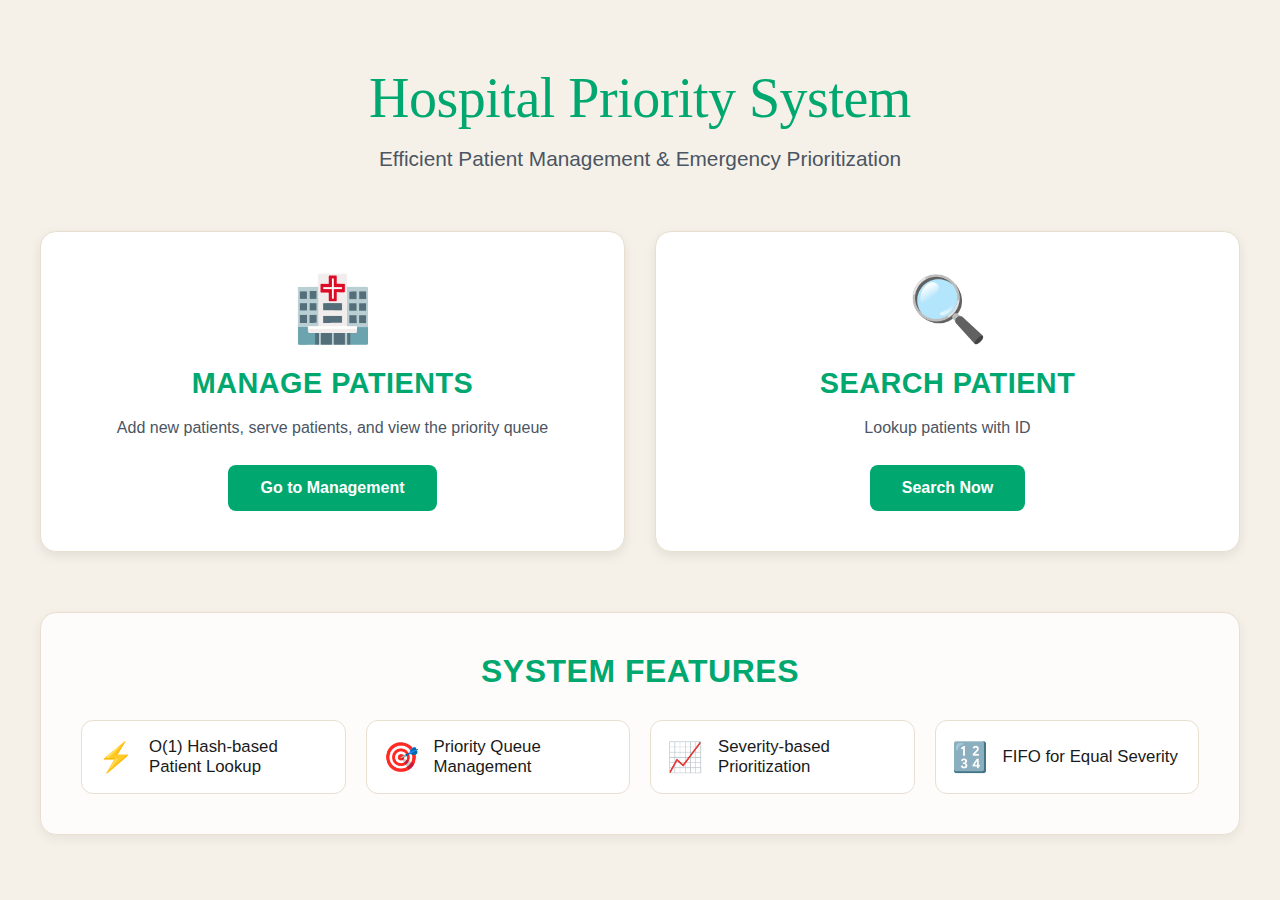
<file: hospital-prioritization/frontend/index.html>
<!DOCTYPE html>
<html lang="en">
<head>
    <meta charset="UTF-8">
    <meta name="viewport" content="width=device-width, initial-scale=1.0">
    <title>Hospital Priority System - Home</title>
    <link rel="stylesheet" href="home-style.css">
</head>
<body>
    <div class="hero-section">
        <div class="container">
            <h1 class="main-title">Hospital Priority System</h1>
            <p class="subtitle">Efficient Patient Management & Emergency Prioritization</p>
            
            <div class="features-grid">
                <div class="feature-card" onclick="window.location.href='manage.html'">
                    <div class="icon">🏥</div>
                    <h2>Manage Patients</h2>
                    <p>Add new patients, serve patients, and view the priority queue</p>
                    <button class="card-button">Go to Management</button>
                </div>
                
                <div class="feature-card" onclick="window.location.href='search.html'">
                    <div class="icon">🔍</div>
                    <h2>Search Patient</h2>
                    <p>Lookup patients with ID</p>
                    <button class="card-button">Search Now</button>
                </div>
            </div>
            
            <div class="info-section">
                <h3>System Features</h3>
                <div class="info-grid">
                    <div class="info-item">
                        <span class="info-icon">⚡</span>
                        <span>O(1) Hash-based Patient Lookup</span>
                    </div>
                    <div class="info-item">
                        <span class="info-icon">🎯</span>
                        <span>Priority Queue Management</span>
                    </div>
                    <div class="info-item">
                        <span class="info-icon">📈</span>
                        <span>Severity-based Prioritization</span>
                    </div>
                    <div class="info-item">
                        <span class="info-icon">🔢</span>
                        <span>FIFO for Equal Severity</span>
                    </div>
                </div>
            </div>
        </div>
    </div>
</body>
</html>
</file>
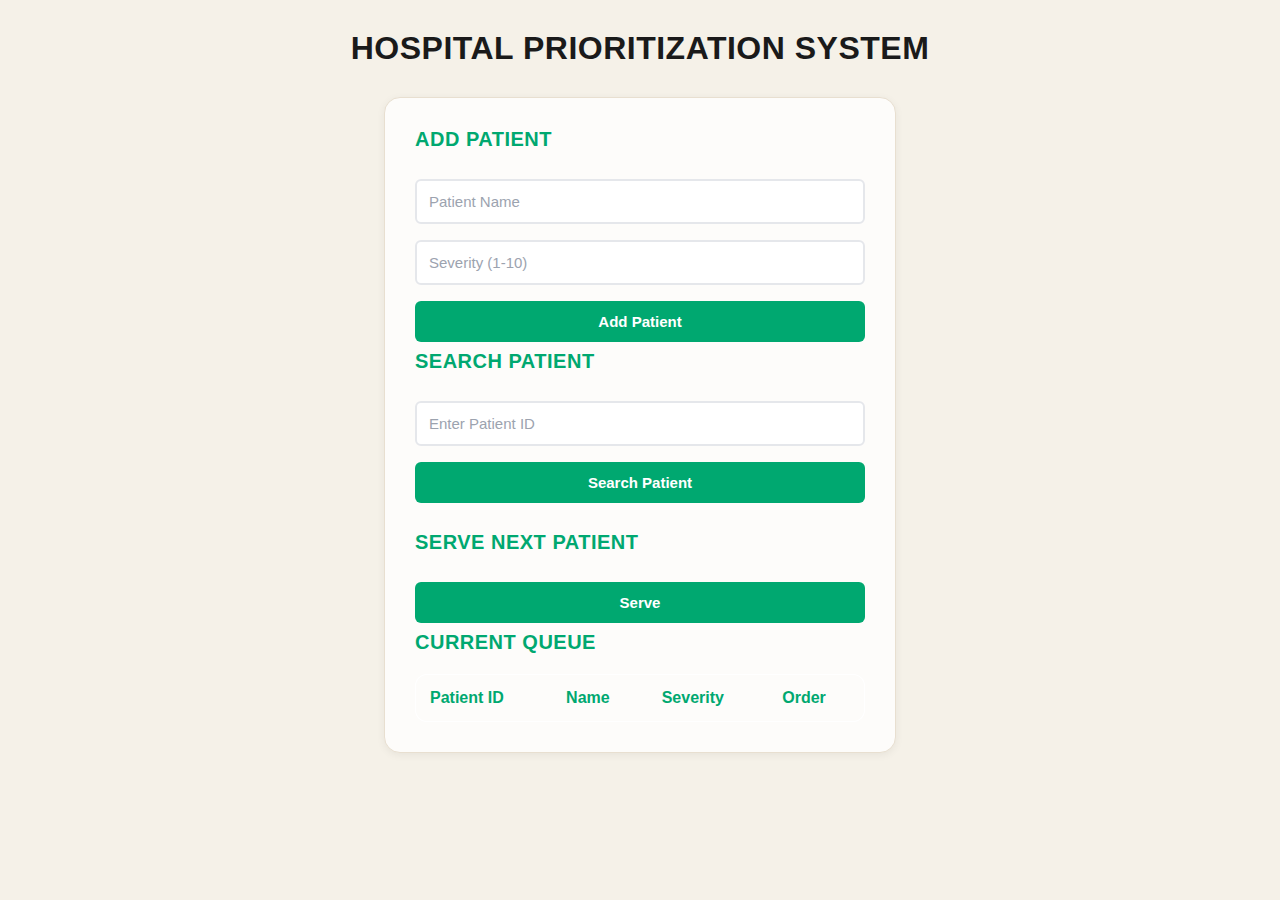
<file: hospital-prioritization/frontend/index-old.html>
<!DOCTYPE html>
<html lang="en">
<head>
    <meta charset="UTF-8">
    <title>Hospital Prioritization System</title>
    <link rel="stylesheet" href="style.css">
</head>
<body>

    <h1>Hospital Prioritization System</h1>

    <div class="container">

        <h2>Add Patient</h2>
        <input id="name" type="text" placeholder="Patient Name">
        <input id="severity" type="number" placeholder="Severity (1-10)">
        <button onclick="addPatient()">Add Patient</button>

        <h2>Search Patient</h2>
        <input id="patientId" type="number" placeholder="Enter Patient ID">
        <button onclick="lookupPatient()">Search Patient</button>
        <div id="lookupResult"></div>

        <h2>Serve Next Patient</h2>
        <button onclick="servePatient()">Serve</button>

        <h2>Current Queue</h2>

        <table id="queueTable">
            <thead>
                <tr>
                    <th>Patient ID</th>
                    <th>Name</th>
                    <th>Severity</th>
                    <th>Order</th>
                </tr>
            </thead>
            <tbody id="queueBody">
            </tbody>
        </table>

    </div>

    <script src="script.js"></script>

</body>
</html>
</file>
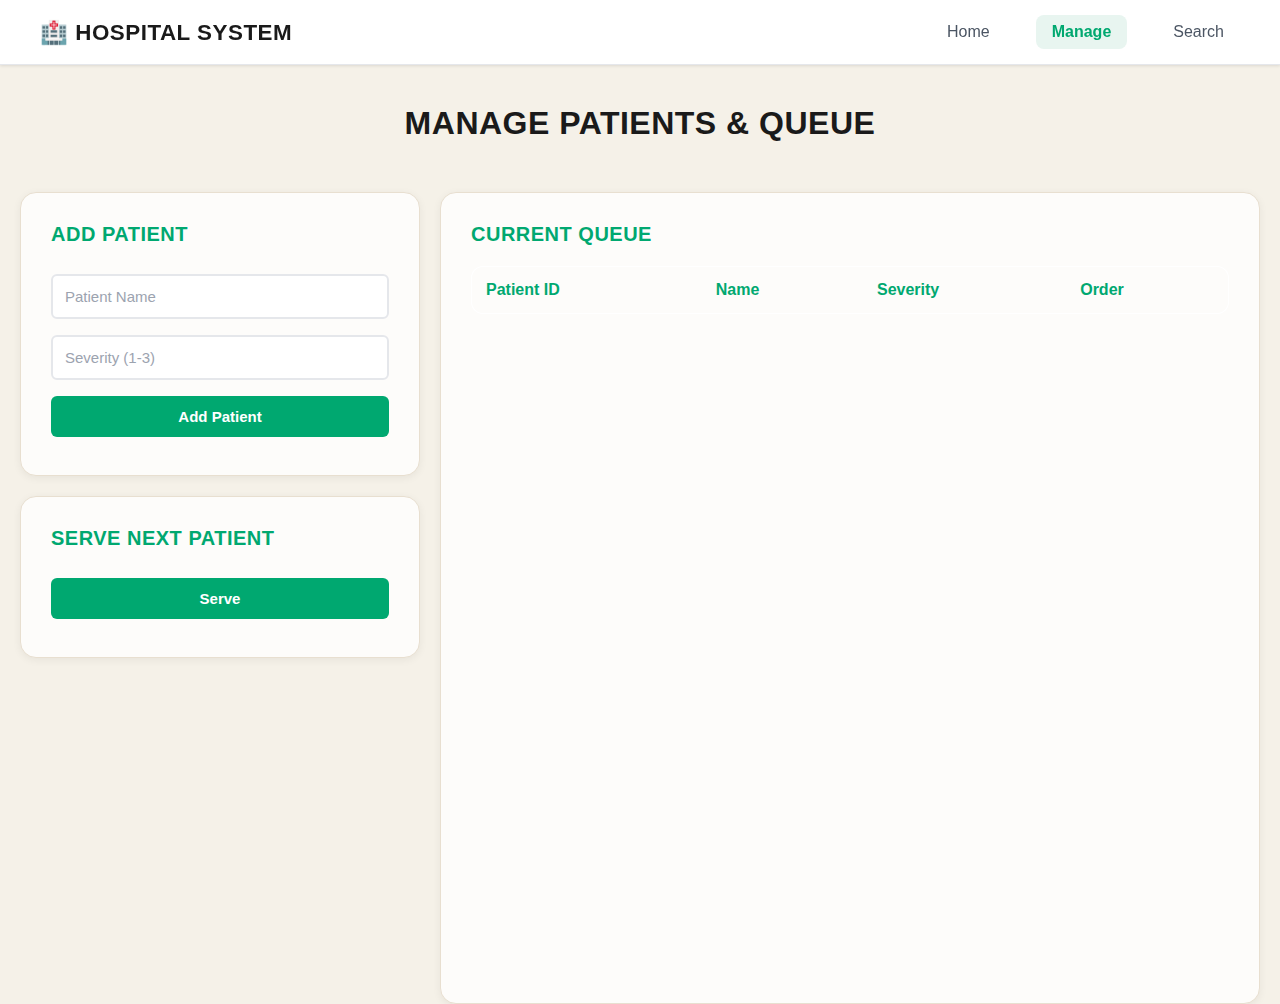
<file: hospital-prioritization/frontend/manage.html>
<!DOCTYPE html>
<html lang="en">
<head>
    <meta charset="UTF-8">
    <title>Manage Patients</title>
    <link rel="stylesheet" href="style.css">
    <link rel="stylesheet" href="nav-style.css">
</head>
<body>
    <nav class="navbar">
        <div class="nav-container">
            <a href="index.html" class="nav-brand">🏥 Hospital System</a>
            <div class="nav-links">
                <a href="index.html">Home</a>
                <a href="manage.html" class="active">Manage</a>
                <a href="search.html">Search</a>
            </div>
        </div>
    </nav>

    <h1>Manage Patients & Queue</h1>

    <div class="main-layout">
        <div class="left-panel">
            <div class="panel-card">
                <h2>Add Patient</h2>
                <input id="name" type="text" placeholder="Patient Name">
                <input id="severity" type="number" placeholder="Severity (1-3)">
                <button onclick="addPatient()">Add Patient</button>
            </div>

            <div class="panel-card">
                <h2>Serve Next Patient</h2>
                <button onclick="servePatient()">Serve</button>
            </div>
        </div>

        <div class="right-panel">
            <div class="panel-card queue-panel">
                <h2>Current Queue</h2>
                <table id="queueTable">
                    <thead>
                        <tr>
                            <th>Patient ID</th>
                            <th>Name</th>
                            <th>Severity</th>
                            <th>Order</th>
                        </tr>
                    </thead>
                    <tbody id="queueBody">
                    </tbody>
                </table>
            </div>
        </div>
    </div>

    <script src="script.js"></script>
</body>
</html>
</file>
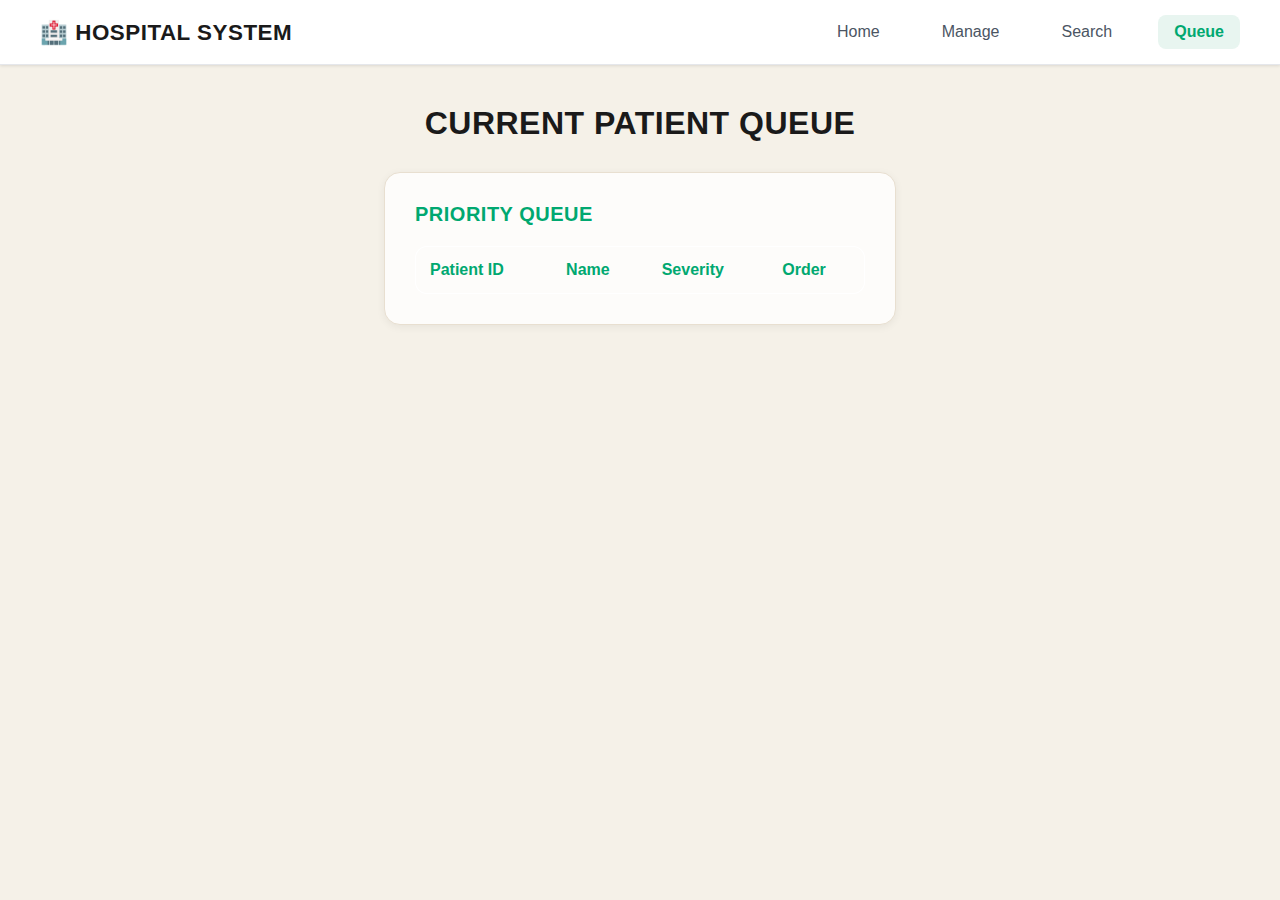
<file: hospital-prioritization/frontend/queue.html>
<!DOCTYPE html>
<html lang="en">
<head>
    <meta charset="UTF-8">
    <title>Patient Queue</title>
    <link rel="stylesheet" href="style.css">
    <link rel="stylesheet" href="nav-style.css">
</head>
<body>
    <nav class="navbar">
        <div class="nav-container">
            <a href="home.html" class="nav-brand">🏥 Hospital System</a>
            <div class="nav-links">
                <a href="home.html">Home</a>
                <a href="manage.html">Manage</a>
                <a href="search.html">Search</a>
                <a href="queue.html" class="active">Queue</a>
            </div>
        </div>
    </nav>

    <h1>Current Patient Queue</h1>

    <div class="container">
        <h2>Priority Queue</h2>
        <table id="queueTable">
            <thead>
                <tr>
                    <th>Patient ID</th>
                    <th>Name</th>
                    <th>Severity</th>
                    <th>Order</th>
                </tr>
            </thead>
            <tbody id="queueBody">
            </tbody>
        </table>
    </div>

    <script src="script.js"></script>
</body>
</html>
</file>
<file: hospital-prioritization/frontend/home-style.css>
* {
    margin: 0;
    padding: 0;
    box-sizing: border-box;
}

body {
    font-family: 'Circular', -apple-system, BlinkMacSystemFont, 'Segoe UI', 'Helvetica Neue', Arial, sans-serif;
    background: #f5f1e8;
    min-height: 100vh;
    color: #1a1a1a;
    margin: 0;
    padding: 0;
}

.hero-section {
    min-height: 100vh;
    display: flex;
    align-items: center;
    justify-content: center;
    padding: 40px 20px;
}

.container {
    max-width: 1200px;
    width: 100%;
}

.main-title {
    font-size: 3.5rem;
    color: #00a870;
    text-align: center;
    margin-bottom: 15px;
    text-shadow: none;
    font-weight: 400;
    font-family: 'Tiempos', 'Georgia', 'Times New Roman', serif;
    text-transform: none;
    letter-spacing: -0.5px;
    line-height: 1.2;
}

.subtitle {
    font-size: 1.3rem;
    color: #4b5563;
    text-align: center;
    margin-bottom: 60px;
    font-weight: 400;
}

.features-grid {
    display: grid;
    grid-template-columns: repeat(auto-fit, minmax(300px, 1fr));
    gap: 30px;
    margin-bottom: 60px;
}

.feature-card {
    background: #ffffff;
    border-radius: 16px;
    padding: 40px 30px;
    text-align: center;
    box-shadow: 0 4px 12px rgba(0,0,0,0.08);
    transition: transform 0.2s ease, box-shadow 0.2s ease;
    cursor: pointer;
    border: 1px solid #e8dfd0;
}

.feature-card:hover {
    transform: translateY(-8px);
    box-shadow: 0 8px 24px rgba(0, 168, 112, 0.15);
    border-color: #00a870;
}

.icon {
    font-size: 4rem;
    margin-bottom: 20px;
}

.icon-image {
    margin-bottom: 20px;
    display: flex;
    justify-content: center;
    align-items: center;
}

.feature-icon-img {
    width: 200px;
    height: auto;
    border-radius: 12px;
}

.feature-card h2 {
    font-size: 1.8rem;
    color: #00a870;
    margin-bottom: 15px;
    font-weight: 600;
    font-family: 'Circular', -apple-system, BlinkMacSystemFont, 'Segoe UI', sans-serif;
    text-transform: uppercase;
    letter-spacing: 0.5px;
}

.feature-card p {
    color: #4b5563;
    font-size: 1rem;
    margin-bottom: 25px;
    line-height: 1.6;
}

.card-button {
    background: #00a870;
    color: white;
    border: none;
    padding: 14px 32px;
    border-radius: 8px;
    font-size: 1rem;
    font-weight: 600;
    cursor: pointer;
    transition: all 0.2s ease;
    font-family: 'Circular', -apple-system, BlinkMacSystemFont, 'Segoe UI', sans-serif;
}

.card-button:hover {
    transform: translateY(-2px);
    background: #008a5e;
    box-shadow: 0 6px 16px rgba(0, 168, 112, 0.3);
}

.info-section {
    background: #fdfcfa;
    border-radius: 16px;
    padding: 40px;
    box-shadow: 0 4px 12px rgba(0,0,0,0.06);
    border: 1px solid #e8dfd0;
}

.info-section h3 {
    font-size: 2rem;
    color: #00a870;
    text-align: center;
    margin-bottom: 30px;
    font-weight: 600;
    font-family: 'Circular', -apple-system, BlinkMacSystemFont, 'Segoe UI', sans-serif;
    text-transform: uppercase;
    letter-spacing: 0.5px;
}

.info-grid {
    display: grid;
    grid-template-columns: repeat(auto-fit, minmax(250px, 1fr));
    gap: 20px;
}

.info-item {
    display: flex;
    align-items: center;
    gap: 15px;
    padding: 16px;
    background: #ffffff;
    border-radius: 12px;
    font-size: 1.05rem;
    color: #1a1a1a;
    border: 1px solid #e8dfd0;
}

.info-icon {
    font-size: 1.8rem;
}

@media (max-width: 768px) {
    .main-title {
        font-size: 2.5rem;
    }
    
    .subtitle {
        font-size: 1.1rem;
    }
    
    .features-grid {
        grid-template-columns: 1fr;
    }
}
</file>
<file: hospital-prioritization/frontend/style.css>
body {
    background: #f5f1e8;
    color: #1a1a1a;
    font-family: 'Circular', -apple-system, BlinkMacSystemFont, 'Segoe UI', 'Helvetica Neue', Arial, sans-serif;
    padding: 0;
    margin: 0;
}

h1 {
    text-align: center;
    margin: 30px 0;
    font-size: 32px;
    font-weight: 600;
    color: #1a1a1a;
    font-family: 'Circular', -apple-system, BlinkMacSystemFont, 'Segoe UI', sans-serif;
    text-transform: uppercase;
    letter-spacing: 0.5px;
}

.main-layout {
    display: flex;
    gap: 20px;
    max-width: 1400px;
    margin: 0 auto;
    padding: 20px;
    min-height: calc(100vh - 150px);
}

.left-panel {
    flex: 0 0 400px;
    display: flex;
    flex-direction: column;
    gap: 20px;
}

.right-panel {
    flex: 1;
}

.panel-card {
    background: #fdfcfa;
    padding: 30px;
    border-radius: 16px;
    border: 1px solid #e8dfd0;
    box-shadow: 0 2px 8px rgba(0,0,0,0.06);
}

.queue-panel {
    height: 100%;
}

.container {
    margin: 0 auto;
    max-width: 450px;
    background: #fdfcfa;
    padding: 30px;
    border-radius: 16px;
    border: 1px solid #e8dfd0;
    box-shadow: 0 2px 8px rgba(0,0,0,0.06);
}

h2 {
    margin-top: 0;
    margin-bottom: 20px;
    font-size: 20px;
    color: #00a870;
    font-family: 'Circular', -apple-system, BlinkMacSystemFont, 'Segoe UI', sans-serif;
    font-weight: 600;
    text-transform: uppercase;
    letter-spacing: 0.5px;
}

input, button {
    width: 100%;
    margin: 8px 0;
    padding: 12px;
    border-radius: 6px;
    box-sizing: border-box;
    font-size: 15px;
}

input {
    border: 2px solid #e5e7eb;
    background: #ffffff;
    color: #1a1a1a;
}

input:focus {
    outline: none;
    border-color: #00a870;
}

input::placeholder {
    color: #9ca3af;
}

button {
    background: #00a870;
    border: none;
    color: white;
    font-weight: 600;
    cursor: pointer;
    transition: all 0.2s ease;
    font-family: 'Circular', -apple-system, BlinkMacSystemFont, 'Segoe UI', sans-serif;
}

button:hover {
    background: #008a5e;
    transform: translateY(-1px);
    box-shadow: 0 4px 12px rgba(0, 168, 112, 0.3);
}

table {
    width: 100%;
    margin-top: 10px;
    border-collapse: collapse;
    background: #ffffff;
    border-radius: 12px;
    overflow: hidden;
    border: 1px solid #e8dfd0;
}

th, td {
    padding: 14px;
    text-align: left;
    border-bottom: 1px solid #e8dfd0;
}

th {
    background: #fdfcfa;
    font-weight: 600;
    color: #00a870;
    font-family: 'Circular', -apple-system, BlinkMacSystemFont, 'Segoe UI', sans-serif;
}

td {
    color: #1a1a1a;
}

tr:hover {
    background: #f8f9fa;
}

#lookupResult {
    margin-top: 20px;
}

.search-image-container {
    max-width: 400px;
    margin: 20px auto;
    text-align: center;
    padding: 20px;
    background: transparent;
}

.search-illustration {
    width: 100%;
    height: auto;
    border-radius: 0;
    box-shadow: none;
    background: transparent;
}

@media (max-width: 1024px) {
    .main-layout {
        flex-direction: column;
    }
    
    .left-panel {
        flex: none;
        width: 100%;
    }
}
</file>
<file: hospital-prioritization/frontend/nav-style.css>
.navbar {
    background: #ffffff;
    padding: 0;
    box-shadow: 0 1px 3px rgba(0,0,0,0.1);
    position: sticky;
    top: 0;
    z-index: 1000;
    border-bottom: 1px solid #e5e7eb;
}

.nav-container {
    max-width: 1200px;
    margin: 0 auto;
    display: flex;
    justify-content: space-between;
    align-items: center;
    padding: 15px 30px;
}

.nav-brand {
    font-size: 1.4rem;
    font-weight: 600;
    color: #1a1a1a;
    text-decoration: none;
    transition: color 0.2s;
    font-family: 'Circular', -apple-system, BlinkMacSystemFont, 'Segoe UI', sans-serif;
    text-transform: uppercase;
    letter-spacing: 0.5px;
}

.nav-brand:hover {
    color: #00a870;
}

.nav-links {
    display: flex;
    gap: 30px;
}

.nav-links a {
    color: #4b5563;
    text-decoration: none;
    font-size: 1rem;
    font-weight: 500;
    padding: 8px 16px;
    border-radius: 8px;
    transition: all 0.2s;
    font-family: 'Circular', -apple-system, BlinkMacSystemFont, 'Segoe UI', sans-serif;
}

.nav-links a:hover {
    background: #f3f4f6;
    color: #00a870;
}

.nav-links a.active {
    background: #e8f5f0;
    color: #00a870;
    font-weight: 600;
}

body {
    margin: 0;
    padding-top: 0;
}

h1 {
    margin-top: 40px;
}
</file>
